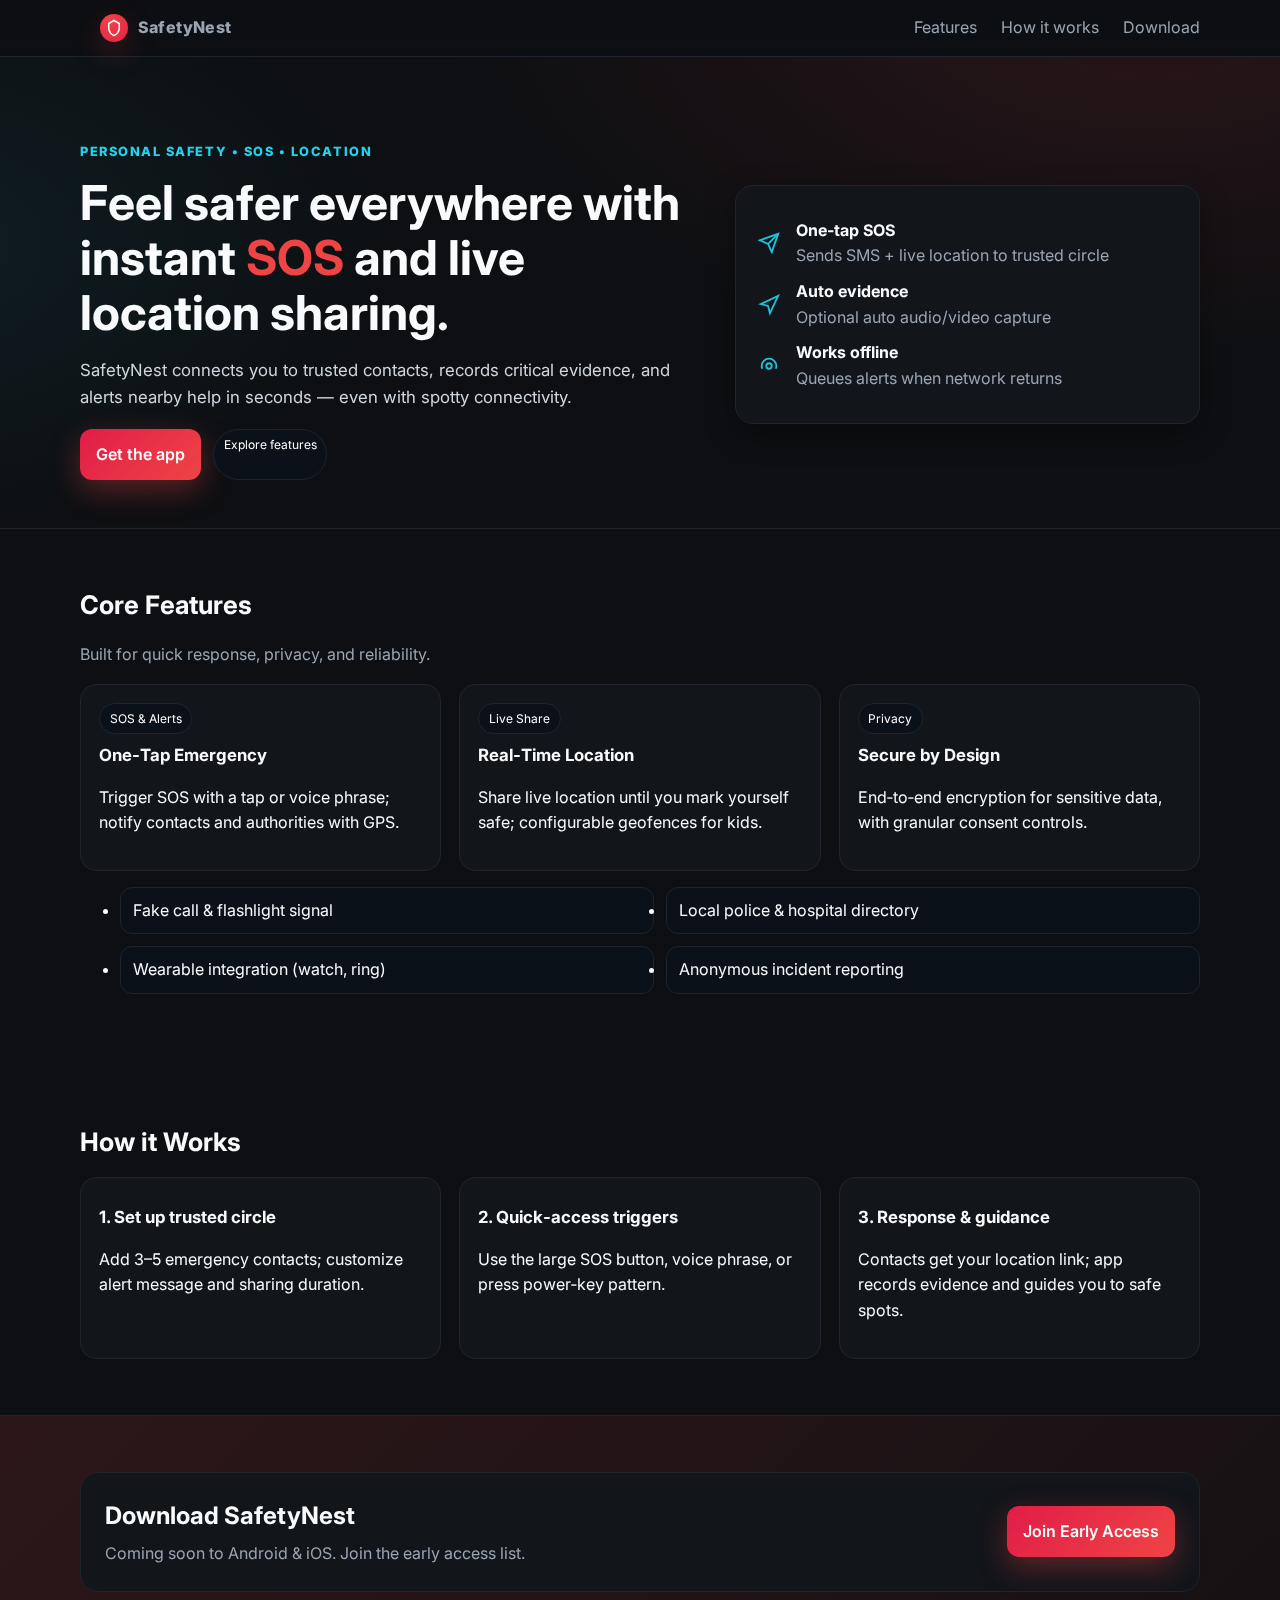
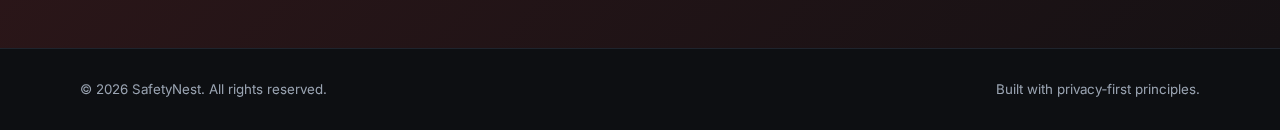
<file: website.html>
<!DOCTYPE html>
<html lang="en">
<head>
  <meta charset="UTF-8" />
  <meta name="viewport" content="width=device-width, initial-scale=1" />
  <title>SafetyNest – Personal Safety App</title>
  <meta name="description" content="SafetyNest is a personal safety app with SOS alerts, live location sharing, and trusted contacts." />
  <link rel="preconnect" href="https://fonts.googleapis.com">
  <link rel="preconnect" href="https://fonts.gstatic.com" crossorigin>
  <link href="https://fonts.googleapis.com/css2?family=Inter:wght@400;600;800&display=swap" rel="stylesheet">
  <style>
    :root{
      --bg:#0d0f12;
      --card:#12151a;
      --muted:#9aa4b2;
      --brand:#e11d48; /* crimson */
      --brand-2:#ef4444; /* red */
      --accent:#22d3ee; /* cyan */
      --ring: 0 0 0 3px rgba(225,29,72,.25);
    }
    *{box-sizing:border-box}
    html,body{height:100%}
    body{
      margin:0; font-family:Inter, system-ui, -apple-system, Segoe UI, Roboto, sans-serif;
      color:#f8fafc; background:var(--bg); line-height:1.6; -webkit-font-smoothing:antialiased;
    }
    a{color:inherit; text-decoration:none}
    .container{width:min(1120px, 92%); margin-inline:auto}
    header{
      position:sticky; top:0; z-index:50; backdrop-filter:saturate(180%) blur(10px);
      background:linear-gradient(180deg, rgba(13,15,18,.9), rgba(13,15,18,.6)); border-bottom:1px solid #1f242d;
    }
    .nav{display:flex; align-items:center; justify-content:space-between; padding:14px 0}
    .logo{display:flex; gap:.6rem; align-items:center; font-weight:800; letter-spacing:.4px}
    .logo-mark{width:28px; height:28px; display:grid; place-items:center; border-radius:50%;
      background: radial-gradient(120% 120% at 30% 20%, var(--brand-2), var(--brand));
      box-shadow:0 10px 30px rgba(239,68,68,.25);
    }
    .logo-mark svg{width:18px; height:18px}
    .nav a{color:var(--muted); margin-left:20px}
    .nav a:hover{color:#fff}
    .btn{display:inline-flex; gap:.5rem; align-items:center; padding:.8rem 1rem; border-radius:12px; font-weight:600;
      background:linear-gradient(135deg, var(--brand), var(--brand-2)); box-shadow:0 10px 30px rgba(239,68,68,.35);
    }
    /* Hero */
    .hero{
      padding:72px 0 48px; position:relative; overflow:hidden; border-bottom:1px solid #1f242d;
      background: radial-gradient(1200px 600px at 90% -10%, rgba(239,68,68,.12), transparent 60%),
                 radial-gradient(900px 500px at -10% 40%, rgba(34,211,238,.08), transparent 60%);
    }
    .hero-grid{display:grid; grid-template-columns: 1.2fr .9fr; gap:36px; align-items:center}
    .eyebrow{color:var(--accent); font-weight:800; letter-spacing:.12em; text-transform:uppercase; font-size:.8rem}
    h1{margin:.4rem 0 1rem; font-size:clamp(2rem, 4vw, 3rem); line-height:1.15}
    .lead{color:#d0d6de; font-size:1.05rem; max-width:56ch}
    .hero-card{background:var(--card); border:1px solid #1f242d; border-radius:18px; padding:22px; box-shadow:0 10px 30px rgba(0,0,0,.35)}
    .stat{display:grid; grid-template-columns: max-content 1fr; gap:.5rem 1rem; align-items:center; margin:10px 0}
    .stat svg{opacity:.9}

    /* Sections */
    section{padding:56px 0}
    .section-title{font-size:1.6rem; margin:0 0 14px}
    .muted{color:var(--muted)}
    .cards{display:grid; grid-template-columns: repeat(3, 1fr); gap:18px}
    .card{background:var(--card); border:1px solid #1f242d; border-radius:16px; padding:18px}
    .card h3{margin:8px 0; font-size:1.05rem}
    .pill{display:inline-block; font-size:.75rem; color:#fff; background:#0b1118; border:1px solid #1f242d; padding:.3rem .6rem; border-radius:999px}

    .features-list{display:grid; grid-template-columns: repeat(2, 1fr); gap:12px}
    .features-list li{background:#0b1118; border:1px solid #1f242d; padding:10px 12px; border-radius:12px}

    /* CTA */
    .cta{background:linear-gradient(135deg, rgba(239,68,68,.14), rgba(239,68,68,.04)); border-top:1px solid #1f242d; border-bottom:1px solid #1f242d}
    .cta .box{background:var(--card); border:1px solid #1f242d; border-radius:18px; padding:24px; display:flex; flex-wrap:wrap; gap:14px; align-items:center; justify-content:space-between}

    footer{padding:30px 0; color:var(--muted)}

    /* Responsive */
    @media (max-width: 900px){
      .hero-grid{grid-template-columns: 1fr}
      .cards{grid-template-columns:1fr 1fr}
    }
    @media (max-width: 620px){
      .cards, .features-list{grid-template-columns:1fr}
      .nav a{margin-left:14px}
    }
  </style>
</head>
<body>
  <header aria-label="Site header">
    <div class="container nav" role="navigation">
      <a href="#" class="logo" aria-label="SafetyNest Home">
        <span class="logo-mark" aria-hidden="true">
          <!-- Shield icon -->
          <svg viewBox="0 0 24 24" fill="none" stroke="#fff" stroke-width="2" stroke-linecap="round" stroke-linejoin="round" aria-hidden="true">
            <path d="M12 2l7 4v6c0 5-3.5 9-7 10-3.5-1-7-5-7-10V6l7-4z"/>
          </svg>
        </span>
        <span>SafetyNest</span>
      </a>
      <nav>
        <a href="#features">Features</a>
        <a href="#how">How it works</a>
        <a href="#download">Download</a>
      </nav>
    </div>
  </header>

  <main>
    <!-- Hero -->
    <section class="hero">
      <div class="container hero-grid">
        <div>
          <p class="eyebrow">Personal Safety • SOS • Location</p>
          <h1>Feel safer everywhere with instant <span style="color:var(--brand-2)">SOS</span> and live location sharing.</h1>
          <p class="lead">SafetyNest connects you to trusted contacts, records critical evidence, and alerts nearby help in seconds — even with spotty connectivity.</p>
          <div style="display:flex; gap:12px; margin-top:18px">
            <a class="btn" href="#download">Get the app</a>
            <a class="pill" href="#features">Explore features</a>
          </div>
        </div>
        <aside class="hero-card" aria-label="Quick highlights">
          <div class="stat">
            <svg width="22" height="22" viewBox="0 0 24 24" fill="none" stroke="#22d3ee" stroke-width="2"><path d="M22 2L11 13"></path><path d="M22 2l-7 20-4-9-9-4 20-7z"></path></svg>
            <div>
              <strong>One-tap SOS</strong>
              <div class="muted">Sends SMS + live location to trusted circle</div>
            </div>
          </div>
          <div class="stat">
            <svg width="22" height="22" viewBox="0 0 24 24" fill="none" stroke="#22d3ee" stroke-width="2"><path d="M3 11l19-9-9 19-2-8-8-2z"/></svg>
            <div>
              <strong>Auto evidence</strong>
              <div class="muted">Optional auto audio/video capture</div>
            </div>
          </div>
          <div class="stat">
            <svg width="22" height="22" viewBox="0 0 24 24" fill="none" stroke="#22d3ee" stroke-width="2"><circle cx="12" cy="12" r="3"/><path d="M19.4 15A7.97 7.97 0 0020 12 8 8 0 104 12c0 1.1.22 2.15.6 3"/></svg>
            <div>
              <strong>Works offline</strong>
              <div class="muted">Queues alerts when network returns</div>
            </div>
          </div>
        </aside>
      </div>
    </section>

    <!-- Features -->
    <section id="features" class="container">
      <h2 class="section-title">Core Features</h2>
      <p class="muted">Built for quick response, privacy, and reliability.</p>
      <div class="cards" role="list">
        <article class="card" role="listitem">
          <span class="pill">SOS & Alerts</span>
          <h3>One‑Tap Emergency</h3>
          <p>Trigger SOS with a tap or voice phrase; notify contacts and authorities with GPS.</p>
        </article>
        <article class="card" role="listitem">
          <span class="pill">Live Share</span>
          <h3>Real‑Time Location</h3>
          <p>Share live location until you mark yourself safe; configurable geofences for kids.</p>
        </article>
        <article class="card" role="listitem">
          <span class="pill">Privacy</span>
          <h3>Secure by Design</h3>
          <p>End‑to‑end encryption for sensitive data, with granular consent controls.</p>
        </article>
      </div>

      <ul class="features-list" style="margin-top:16px">
        <li>Fake call & flashlight signal</li>
        <li>Local police & hospital directory</li>
        <li>Wearable integration (watch, ring)</li>
        <li>Anonymous incident reporting</li>
      </ul>
    </section>

    <!-- How it works -->
    <section id="how" class="container">
      <h2 class="section-title">How it Works</h2>
      <div class="cards">
        <div class="card">
          <h3>1. Set up trusted circle</h3>
          <p>Add 3–5 emergency contacts; customize alert message and sharing duration.</p>
        </div>
        <div class="card">
          <h3>2. Quick‑access triggers</h3>
          <p>Use the large SOS button, voice phrase, or press power‑key pattern.</p>
        </div>
        <div class="card">
          <h3>3. Response & guidance</h3>
          <p>Contacts get your location link; app records evidence and guides you to safe spots.</p>
        </div>
      </div>
    </section>

    <!-- CTA / Download -->
    <section id="download" class="cta">
      <div class="container box">
        <div>
          <h2 style="margin:0 0 6px">Download SafetyNest</h2>
          <p class="muted" style="margin:0">Coming soon to Android & iOS. Join the early access list.</p>
        </div>
        <a class="btn" href="#" aria-label="Join early access">Join Early Access</a>
      </div>
    </section>
  </main>

  <footer>
    <div class="container" style="display:flex; justify-content:space-between; flex-wrap:wrap; gap:10px">
      <small>© <span id="year"></span> SafetyNest. All rights reserved.</small>
      <small class="muted">Built with privacy‑first principles.</small>
    </div>
  </footer>

  <script>
    // tiny enhancement: current year for footer (no other JS required)
    document.getElementById('year').textContent = new Date().getFullYear();
  </script>
</body>
</html>
</file>
